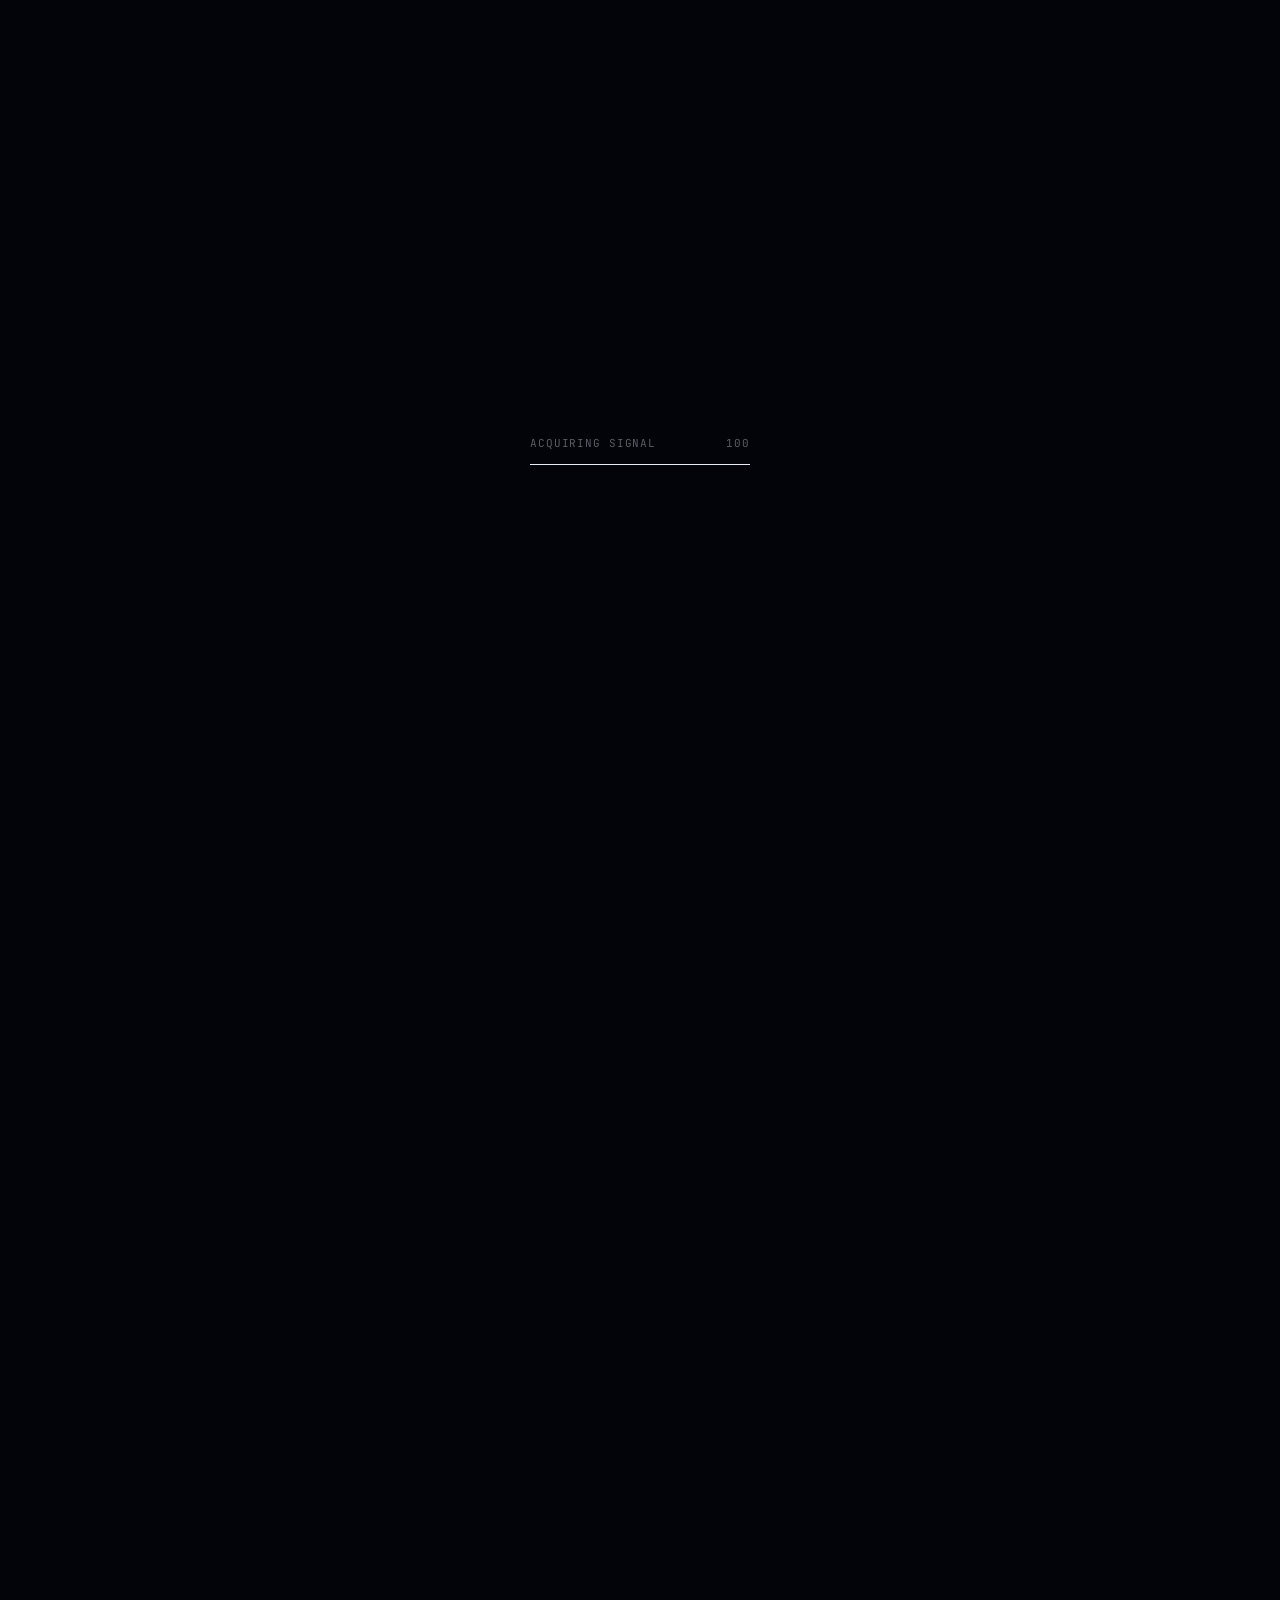
<file: index.html>
<!DOCTYPE html><!--fQrtEwC_N065IqwoQ9Exv--><html lang="en"><head><meta charSet="utf-8"/><meta name="viewport" content="width=device-width, initial-scale=1"/><link rel="stylesheet" href="/_next/static/css/17dbe1c64a301286.css" data-precedence="next"/><link rel="preload" as="script" fetchPriority="low" href="/_next/static/chunks/webpack-2b081d3f1fd28ef7.js"/><script src="/_next/static/chunks/4bd1b696-c023c6e3521b1417.js" async=""></script><script src="/_next/static/chunks/255-1f92380adbc6ec99.js" async=""></script><script src="/_next/static/chunks/main-app-9f18e70a822b09b6.js" async=""></script><script src="/_next/static/chunks/619-ba102abea3e3d0e4.js" async=""></script><script src="/_next/static/chunks/app/layout-1aa6e450c7dbcd12.js" async=""></script><script src="/_next/static/chunks/c15bf2b0-2ece6baba74be594.js" async=""></script><script src="/_next/static/chunks/422-f0dbacd62962daf4.js" async=""></script><script src="/_next/static/chunks/380-6ea7482dc44064b9.js" async=""></script><script src="/_next/static/chunks/app/page-c20526d536d51740.js" async=""></script><meta name="theme-color" content="#02040a"/><title>Orbita: every satellite, live</title><meta name="description" content="Track every satellite in real time, see when the ISS passes over you, follow rocket launches, aurora forecasts and live Earth events. Built on open data."/><link rel="icon" href="/icon.svg?07bf6258003fd38a" type="image/svg+xml" sizes="any"/><link rel="apple-touch-icon" href="/apple-icon.png?7054b3dcd10d2632" type="image/png" sizes="180x180"/><script src="/_next/static/chunks/polyfills-42372ed130431b0a.js" noModule=""></script></head><body><div hidden=""><!--$--><!--/$--></div><header class="site-header"><a class="wordmark" aria-label="Orbita home" href="/">ORBITA</a><nav class="site-nav mono" aria-label="Primary"><a aria-current="page" href="/">Overview</a><a href="/track/">Track</a><a href="/launches/">Launches</a><a href="/aurora/">Aurora</a><a href="/earth/">Earth</a></nav><span class="site-clock mono tabular"> </span></header><div class="loader" data-done="false" aria-hidden="false"><div class="loader-inner mono"><div class="loader-row"><span>Acquiring signal</span><span class="tabular">000</span></div><div class="loader-track"><div class="loader-fill" style="transform:scaleX(0)"></div></div></div></div><div class="stage"><canvas class="sequence" aria-label="The International Space Station over Earth"></canvas><div class="sequence-label" style="opacity:0"><div class="hotspot" data-side="left" data-v="up"><span class="hotspot-ring"></span><span class="hotspot-leader"></span><div class="hotspot-copy"><strong>Solar arrays</strong><span>Turn to track the Sun</span></div></div></div><div class="sequence-label" style="opacity:0"><div class="hotspot" data-side="right" data-v="down"><span class="hotspot-ring"></span><span class="hotspot-leader"></span><div class="hotspot-copy"><strong>Cupola</strong><span>Seven-window observatory</span></div></div></div><div class="sequence-label" style="opacity:0"><div class="hotspot" data-side="right" data-v="up"><span class="hotspot-ring"></span><span class="hotspot-leader"></span><div class="hotspot-copy"><strong>Kibō</strong><span>Japan’s laboratory module</span></div></div></div></div><div class="story" style="visibility:hidden"><section class="chapter hero"><h1 class="hero-title"><span class="line"><span>Every satellite<span class="punct">.</span></span></span><span class="line"><span>Right now<span class="punct">.</span></span></span></h1><div class="hero-foot"><p>A live view of everything humanity has in orbit, built entirely on open data from CelesTrak, NASA and NOAA.</p><span class="mono tabular">Tracking live</span><span class="mono">Scroll to explore</span></div></section><section class="chapter" data-align="left"><div class="chapter-copy" data-reveal="true"><div class="chapter-meta mono"><b>02</b><span><i class="live-dot" aria-hidden="true"></i> ISS · live</span></div><h2>Seven people live up there.</h2><p>Crewed without a break since November 2000, circling the planet at 7.66 km every second.</p><dl class="readout"><div><dt class="mono">Position</dt><dd class="tabular">–</dd></div><div><dt class="mono">Altitude</dt><dd class="tabular">–</dd></div></dl><div class="see-it"><button class="button">When can I see it?<!-- --> <span aria-hidden="true">→</span></button></div></div></section><section class="chapter" data-align="right"><div class="chapter-copy" data-reveal="true"><div class="chapter-meta mono"><b>03</b><span>Orbit</span></div><h2>Sixteen sunsets a day.</h2><p>One lap of the planet takes 92 minutes, so the crew crosses into night every 46.</p><dl class="readout"><div><dt class="mono">Next sunset on board</dt><dd class="tabular big">–</dd></div></dl></div></section><section class="chapter" data-align="right"><div class="chapter-copy" data-reveal="true"><div class="chapter-meta mono"><b>04</b><span>Everything in orbit</span></div><h2>It’s getting crowded up there.</h2><p>Every dot is a real object we track today<!-- -->.</p><dl class="readout"><div><dt class="mono">Tracked today</dt><dd class="tabular">–</dd></div><div><dt class="mono">Next launch</dt><dd class="tabular">–</dd></div></dl></div></section><section class="chapter closing"><div class="closing-inner" data-reveal="true"><div class="chapter-meta mono"><b>05</b><span>Explore</span></div><h2>Look up.</h2><div class="closing-actions mono"><a class="button" href="/track/">Open the live tracker <span aria-hidden="true">→</span></a><a class="button" data-variant="ghost" href="/launches/">Launch schedule</a><a class="button" data-variant="ghost" href="/aurora/">Aurora forecast</a></div></div></section></div><div class="story-hud mono"><span class="tabular">01<!-- --> / <!-- -->05</span><ol><li data-active="true">Orbit</li><li data-active="false">The ISS</li><li data-active="false">16 sunsets</li><li data-active="false">Everything</li><li data-active="false">Explore</li></ol><div class="progress"><i></i></div></div><!--$--><!--/$--><script src="/_next/static/chunks/webpack-2b081d3f1fd28ef7.js" id="_R_" async=""></script><script>(self.__next_f=self.__next_f||[]).push([0])</script><script>self.__next_f.push([1,"1:\"$Sreact.fragment\"\n2:I[3338,[\"619\",\"static/chunks/619-ba102abea3e3d0e4.js\",\"177\",\"static/chunks/app/layout-1aa6e450c7dbcd12.js\"],\"SiteHeader\"]\n3:I[9766,[],\"\"]\n4:I[8924,[],\"\"]\n5:I[7605,[\"592\",\"static/chunks/c15bf2b0-2ece6baba74be594.js\",\"422\",\"static/chunks/422-f0dbacd62962daf4.js\",\"619\",\"static/chunks/619-ba102abea3e3d0e4.js\",\"380\",\"static/chunks/380-6ea7482dc44064b9.js\",\"974\",\"static/chunks/app/page-c20526d536d51740.js\"],\"StoryExperience\"]\n6:I[4431,[],\"OutletBoundary\"]\n8:I[5278,[],\"AsyncMetadataOutlet\"]\na:I[4431,[],\"ViewportBoundary\"]\nc:I[4431,[],\"MetadataBoundary\"]\nd:\"$Sreact.suspense\"\nf:I[7150,[],\"\"]\n:HL[\"/_next/static/css/17dbe1c64a301286.css\",\"style\"]\n"])</script><script>self.__next_f.push([1,"0:{\"P\":null,\"b\":\"fQrtEwC_N065IqwoQ9Exv\",\"p\":\"\",\"c\":[\"\",\"\"],\"i\":false,\"f\":[[[\"\",{\"children\":[\"__PAGE__\",{}]},\"$undefined\",\"$undefined\",true],[\"\",[\"$\",\"$1\",\"c\",{\"children\":[[[\"$\",\"link\",\"0\",{\"rel\":\"stylesheet\",\"href\":\"/_next/static/css/17dbe1c64a301286.css\",\"precedence\":\"next\",\"crossOrigin\":\"$undefined\",\"nonce\":\"$undefined\"}]],[\"$\",\"html\",null,{\"lang\":\"en\",\"children\":[\"$\",\"body\",null,{\"children\":[[\"$\",\"$L2\",null,{}],[\"$\",\"$L3\",null,{\"parallelRouterKey\":\"children\",\"error\":\"$undefined\",\"errorStyles\":\"$undefined\",\"errorScripts\":\"$undefined\",\"template\":[\"$\",\"$L4\",null,{}],\"templateStyles\":\"$undefined\",\"templateScripts\":\"$undefined\",\"notFound\":[[[\"$\",\"title\",null,{\"children\":\"404: This page could not be found.\"}],[\"$\",\"div\",null,{\"style\":{\"fontFamily\":\"system-ui,\\\"Segoe UI\\\",Roboto,Helvetica,Arial,sans-serif,\\\"Apple Color Emoji\\\",\\\"Segoe UI Emoji\\\"\",\"height\":\"100vh\",\"textAlign\":\"center\",\"display\":\"flex\",\"flexDirection\":\"column\",\"alignItems\":\"center\",\"justifyContent\":\"center\"},\"children\":[\"$\",\"div\",null,{\"children\":[[\"$\",\"style\",null,{\"dangerouslySetInnerHTML\":{\"__html\":\"body{color:#000;background:#fff;margin:0}.next-error-h1{border-right:1px solid rgba(0,0,0,.3)}@media (prefers-color-scheme:dark){body{color:#fff;background:#000}.next-error-h1{border-right:1px solid rgba(255,255,255,.3)}}\"}}],[\"$\",\"h1\",null,{\"className\":\"next-error-h1\",\"style\":{\"display\":\"inline-block\",\"margin\":\"0 20px 0 0\",\"padding\":\"0 23px 0 0\",\"fontSize\":24,\"fontWeight\":500,\"verticalAlign\":\"top\",\"lineHeight\":\"49px\"},\"children\":404}],[\"$\",\"div\",null,{\"style\":{\"display\":\"inline-block\"},\"children\":[\"$\",\"h2\",null,{\"style\":{\"fontSize\":14,\"fontWeight\":400,\"lineHeight\":\"49px\",\"margin\":0},\"children\":\"This page could not be found.\"}]}]]}]}]],[]],\"forbidden\":\"$undefined\",\"unauthorized\":\"$undefined\"}]]}]}]]}],{\"children\":[\"__PAGE__\",[\"$\",\"$1\",\"c\",{\"children\":[[\"$\",\"$L5\",null,{}],null,[\"$\",\"$L6\",null,{\"children\":[\"$L7\",[\"$\",\"$L8\",null,{\"promise\":\"$@9\"}]]}]]}],{},null,false]},null,false],[\"$\",\"$1\",\"h\",{\"children\":[null,[[\"$\",\"$La\",null,{\"children\":\"$Lb\"}],null],[\"$\",\"$Lc\",null,{\"children\":[\"$\",\"div\",null,{\"hidden\":true,\"children\":[\"$\",\"$d\",null,{\"fallback\":null,\"children\":\"$Le\"}]}]}]]}],false]],\"m\":\"$undefined\",\"G\":[\"$f\",[]],\"s\":false,\"S\":true}\n"])</script><script>self.__next_f.push([1,"b:[[\"$\",\"meta\",\"0\",{\"charSet\":\"utf-8\"}],[\"$\",\"meta\",\"1\",{\"name\":\"viewport\",\"content\":\"width=device-width, initial-scale=1\"}],[\"$\",\"meta\",\"2\",{\"name\":\"theme-color\",\"content\":\"#02040a\"}]]\n7:null\n"])</script><script>self.__next_f.push([1,"10:I[622,[],\"IconMark\"]\n9:{\"metadata\":[[\"$\",\"title\",\"0\",{\"children\":\"Orbita: every satellite, live\"}],[\"$\",\"meta\",\"1\",{\"name\":\"description\",\"content\":\"Track every satellite in real time, see when the ISS passes over you, follow rocket launches, aurora forecasts and live Earth events. Built on open data.\"}],[\"$\",\"link\",\"2\",{\"rel\":\"icon\",\"href\":\"/icon.svg?07bf6258003fd38a\",\"type\":\"image/svg+xml\",\"sizes\":\"any\"}],[\"$\",\"link\",\"3\",{\"rel\":\"apple-touch-icon\",\"href\":\"/apple-icon.png?7054b3dcd10d2632\",\"type\":\"image/png\",\"sizes\":\"180x180\"}],[\"$\",\"$L10\",\"4\",{}]],\"error\":null,\"digest\":\"$undefined\"}\n"])</script><script>self.__next_f.push([1,"e:\"$9:metadata\"\n"])</script></body></html>
</file>
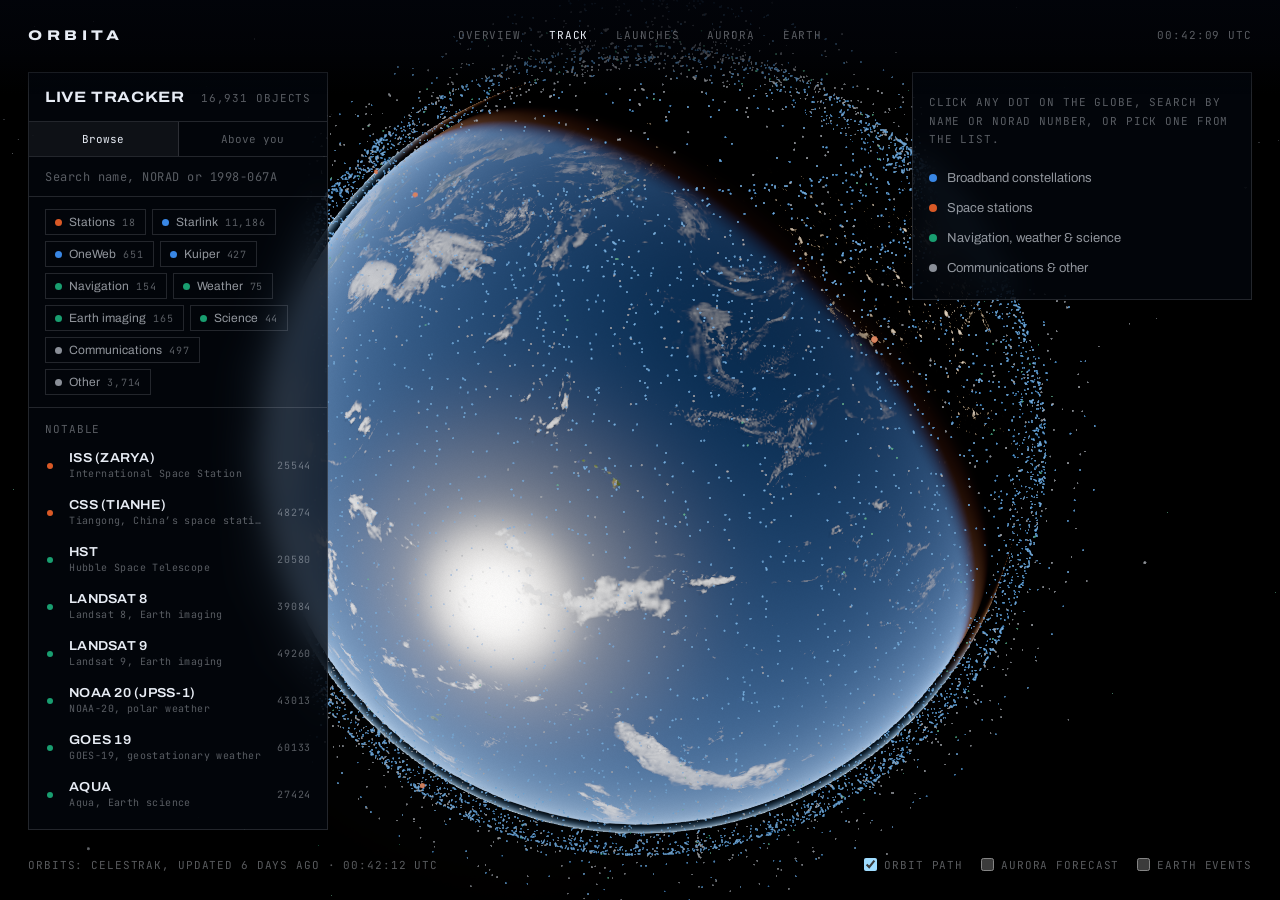
<file: track/index.html>
<!DOCTYPE html><!--fQrtEwC_N065IqwoQ9Exv--><html lang="en"><head><meta charSet="utf-8"/><meta name="viewport" content="width=device-width, initial-scale=1"/><link rel="stylesheet" href="/_next/static/css/17dbe1c64a301286.css" data-precedence="next"/><link rel="preload" as="script" fetchPriority="low" href="/_next/static/chunks/webpack-2b081d3f1fd28ef7.js"/><script src="/_next/static/chunks/4bd1b696-c023c6e3521b1417.js" async=""></script><script src="/_next/static/chunks/255-1f92380adbc6ec99.js" async=""></script><script src="/_next/static/chunks/main-app-9f18e70a822b09b6.js" async=""></script><script src="/_next/static/chunks/619-ba102abea3e3d0e4.js" async=""></script><script src="/_next/static/chunks/app/layout-1aa6e450c7dbcd12.js" async=""></script><script src="/_next/static/chunks/b536a0f1-ca93ca66ddf3651d.js" async=""></script><script src="/_next/static/chunks/422-f0dbacd62962daf4.js" async=""></script><script src="/_next/static/chunks/app/track/page-eda00e3ae018ca59.js" async=""></script><meta name="theme-color" content="#02040a"/><title>Live satellite tracker · Orbita</title><meta name="description" content="Every tracked satellite in real time, with pass predictions for your location."/><link rel="icon" href="/icon.svg?07bf6258003fd38a" type="image/svg+xml" sizes="any"/><link rel="apple-touch-icon" href="/apple-icon.png?7054b3dcd10d2632" type="image/png" sizes="180x180"/><script src="/_next/static/chunks/polyfills-42372ed130431b0a.js" noModule=""></script></head><body><div hidden=""><!--$--><!--/$--></div><header class="site-header"><a class="wordmark" aria-label="Orbita home" href="/">ORBITA</a><nav class="site-nav mono" aria-label="Primary"><a href="/">Overview</a><a aria-current="page" href="/track/">Track</a><a href="/launches/">Launches</a><a href="/aurora/">Aurora</a><a href="/earth/">Earth</a></nav><span class="site-clock mono tabular"> </span></header><div class="loader" data-done="false" aria-hidden="false"><div class="loader-inner mono"><div class="loader-row"><span>Acquiring signal</span><span class="tabular">000</span></div><div class="loader-track"><div class="loader-fill" style="transform:scaleX(0)"></div></div></div></div><main class="console"><aside class="rail" aria-label="Satellites"><div class="rail-head"><h1>Live tracker</h1><span class="mono tabular">…</span></div><div class="filters mono" role="tablist"><button role="tab" aria-selected="true">Browse</button><button role="tab" aria-selected="false">Above you</button></div></aside><section class="inspector" aria-live="polite"><div class="inspector-empty"><p class="mono">Click any dot on the globe, search by name or NORAD number, or pick one from the list.</p><div class="legend"><div class="legend-row"><i style="background:#3987e5"></i><span>Broadband constellations</span></div><div class="legend-row"><i style="background:#d95926"></i><span>Space stations</span></div><div class="legend-row"><i style="background:#199e70"></i><span>Navigation, weather &amp; science</span></div><div class="legend-row"><i style="background:#8a8f98"></i><span>Communications &amp; other</span></div></div></div></section><footer class="timebar mono"><span class="tabular">Loading orbital data…<!-- --> · <!-- --> </span><span class="layer-toggles"><label><input type="checkbox" checked=""/>Orbit path</label><label><input type="checkbox"/>Aurora forecast</label><label><input type="checkbox"/>Earth events</label></span></footer></main><!--$--><!--/$--><script src="/_next/static/chunks/webpack-2b081d3f1fd28ef7.js" id="_R_" async=""></script><script>(self.__next_f=self.__next_f||[]).push([0])</script><script>self.__next_f.push([1,"1:\"$Sreact.fragment\"\n2:I[3338,[\"619\",\"static/chunks/619-ba102abea3e3d0e4.js\",\"177\",\"static/chunks/app/layout-1aa6e450c7dbcd12.js\"],\"SiteHeader\"]\n3:I[9766,[],\"\"]\n4:I[8924,[],\"\"]\n5:I[9923,[\"367\",\"static/chunks/b536a0f1-ca93ca66ddf3651d.js\",\"422\",\"static/chunks/422-f0dbacd62962daf4.js\",\"970\",\"static/chunks/app/track/page-eda00e3ae018ca59.js\"],\"TrackApp\"]\n6:I[4431,[],\"OutletBoundary\"]\n8:I[5278,[],\"AsyncMetadataOutlet\"]\na:I[4431,[],\"ViewportBoundary\"]\nc:I[4431,[],\"MetadataBoundary\"]\nd:\"$Sreact.suspense\"\nf:I[7150,[],\"\"]\n:HL[\"/_next/static/css/17dbe1c64a301286.css\",\"style\"]\n"])</script><script>self.__next_f.push([1,"0:{\"P\":null,\"b\":\"fQrtEwC_N065IqwoQ9Exv\",\"p\":\"\",\"c\":[\"\",\"track\",\"\"],\"i\":false,\"f\":[[[\"\",{\"children\":[\"track\",{\"children\":[\"__PAGE__\",{}]}]},\"$undefined\",\"$undefined\",true],[\"\",[\"$\",\"$1\",\"c\",{\"children\":[[[\"$\",\"link\",\"0\",{\"rel\":\"stylesheet\",\"href\":\"/_next/static/css/17dbe1c64a301286.css\",\"precedence\":\"next\",\"crossOrigin\":\"$undefined\",\"nonce\":\"$undefined\"}]],[\"$\",\"html\",null,{\"lang\":\"en\",\"children\":[\"$\",\"body\",null,{\"children\":[[\"$\",\"$L2\",null,{}],[\"$\",\"$L3\",null,{\"parallelRouterKey\":\"children\",\"error\":\"$undefined\",\"errorStyles\":\"$undefined\",\"errorScripts\":\"$undefined\",\"template\":[\"$\",\"$L4\",null,{}],\"templateStyles\":\"$undefined\",\"templateScripts\":\"$undefined\",\"notFound\":[[[\"$\",\"title\",null,{\"children\":\"404: This page could not be found.\"}],[\"$\",\"div\",null,{\"style\":{\"fontFamily\":\"system-ui,\\\"Segoe UI\\\",Roboto,Helvetica,Arial,sans-serif,\\\"Apple Color Emoji\\\",\\\"Segoe UI Emoji\\\"\",\"height\":\"100vh\",\"textAlign\":\"center\",\"display\":\"flex\",\"flexDirection\":\"column\",\"alignItems\":\"center\",\"justifyContent\":\"center\"},\"children\":[\"$\",\"div\",null,{\"children\":[[\"$\",\"style\",null,{\"dangerouslySetInnerHTML\":{\"__html\":\"body{color:#000;background:#fff;margin:0}.next-error-h1{border-right:1px solid rgba(0,0,0,.3)}@media (prefers-color-scheme:dark){body{color:#fff;background:#000}.next-error-h1{border-right:1px solid rgba(255,255,255,.3)}}\"}}],[\"$\",\"h1\",null,{\"className\":\"next-error-h1\",\"style\":{\"display\":\"inline-block\",\"margin\":\"0 20px 0 0\",\"padding\":\"0 23px 0 0\",\"fontSize\":24,\"fontWeight\":500,\"verticalAlign\":\"top\",\"lineHeight\":\"49px\"},\"children\":404}],[\"$\",\"div\",null,{\"style\":{\"display\":\"inline-block\"},\"children\":[\"$\",\"h2\",null,{\"style\":{\"fontSize\":14,\"fontWeight\":400,\"lineHeight\":\"49px\",\"margin\":0},\"children\":\"This page could not be found.\"}]}]]}]}]],[]],\"forbidden\":\"$undefined\",\"unauthorized\":\"$undefined\"}]]}]}]]}],{\"children\":[\"track\",[\"$\",\"$1\",\"c\",{\"children\":[null,[\"$\",\"$L3\",null,{\"parallelRouterKey\":\"children\",\"error\":\"$undefined\",\"errorStyles\":\"$undefined\",\"errorScripts\":\"$undefined\",\"template\":[\"$\",\"$L4\",null,{}],\"templateStyles\":\"$undefined\",\"templateScripts\":\"$undefined\",\"notFound\":\"$undefined\",\"forbidden\":\"$undefined\",\"unauthorized\":\"$undefined\"}]]}],{\"children\":[\"__PAGE__\",[\"$\",\"$1\",\"c\",{\"children\":[[\"$\",\"$L5\",null,{}],null,[\"$\",\"$L6\",null,{\"children\":[\"$L7\",[\"$\",\"$L8\",null,{\"promise\":\"$@9\"}]]}]]}],{},null,false]},null,false]},null,false],[\"$\",\"$1\",\"h\",{\"children\":[null,[[\"$\",\"$La\",null,{\"children\":\"$Lb\"}],null],[\"$\",\"$Lc\",null,{\"children\":[\"$\",\"div\",null,{\"hidden\":true,\"children\":[\"$\",\"$d\",null,{\"fallback\":null,\"children\":\"$Le\"}]}]}]]}],false]],\"m\":\"$undefined\",\"G\":[\"$f\",[]],\"s\":false,\"S\":true}\n"])</script><script>self.__next_f.push([1,"b:[[\"$\",\"meta\",\"0\",{\"charSet\":\"utf-8\"}],[\"$\",\"meta\",\"1\",{\"name\":\"viewport\",\"content\":\"width=device-width, initial-scale=1\"}],[\"$\",\"meta\",\"2\",{\"name\":\"theme-color\",\"content\":\"#02040a\"}]]\n7:null\n"])</script><script>self.__next_f.push([1,"10:I[622,[],\"IconMark\"]\n9:{\"metadata\":[[\"$\",\"title\",\"0\",{\"children\":\"Live satellite tracker · Orbita\"}],[\"$\",\"meta\",\"1\",{\"name\":\"description\",\"content\":\"Every tracked satellite in real time, with pass predictions for your location.\"}],[\"$\",\"link\",\"2\",{\"rel\":\"icon\",\"href\":\"/icon.svg?07bf6258003fd38a\",\"type\":\"image/svg+xml\",\"sizes\":\"any\"}],[\"$\",\"link\",\"3\",{\"rel\":\"apple-touch-icon\",\"href\":\"/apple-icon.png?7054b3dcd10d2632\",\"type\":\"image/png\",\"sizes\":\"180x180\"}],[\"$\",\"$L10\",\"4\",{}]],\"error\":null,\"digest\":\"$undefined\"}\n"])</script><script>self.__next_f.push([1,"e:\"$9:metadata\"\n"])</script></body></html>
</file>
<file: _next/static/css/17dbe1c64a301286.css>
@font-face{font-family:Archivo Variable;font-style:normal;font-display:swap;font-weight:100 900;font-stretch:62% 125%;src:url(/_next/static/media/archivo-vietnamese-wdth-normal.4a04442c.woff2) format("woff2-variations");unicode-range:u+0102-0103,u+0110-0111,u+0128-0129,u+0168-0169,u+01a0-01a1,u+01af-01b0,u+0300-0301,u+0303-0304,u+0308-0309,u+0323,u+0329,u+1ea0-1ef9,u+20ab}@font-face{font-family:Archivo Variable;font-style:normal;font-display:swap;font-weight:100 900;font-stretch:62% 125%;src:url(/_next/static/media/archivo-latin-ext-wdth-normal.33cc89f0.woff2) format("woff2-variations");unicode-range:u+0100-02ba,u+02bd-02c5,u+02c7-02cc,u+02ce-02d7,u+02dd-02ff,u+0304,u+0308,u+0329,u+1d00-1dbf,u+1e00-1e9f,u+1ef2-1eff,u+2020,u+20a0-20ab,u+20ad-20c0,u+2113,u+2c60-2c7f,u+a720-a7ff}@font-face{font-family:Archivo Variable;font-style:normal;font-display:swap;font-weight:100 900;font-stretch:62% 125%;src:url(/_next/static/media/archivo-latin-wdth-normal.8eca89c0.woff2) format("woff2-variations");unicode-range:u+00??,u+0131,u+0152-0153,u+02bb-02bc,u+02c6,u+02da,u+02dc,u+0304,u+0308,u+0329,u+2000-206f,u+20ac,u+2122,u+2191,u+2193,u+2212,u+2215,u+feff,u+fffd}@font-face{font-family:JetBrains Mono;font-style:normal;font-display:swap;font-weight:400;src:url(/_next/static/media/jetbrains-mono-cyrillic-ext-400-normal.17d05b18.woff2) format("woff2"),url(/_next/static/media/jetbrains-mono-cyrillic-ext-400-normal.7daf4077.woff) format("woff");unicode-range:u+0460-052f,u+1c80-1c8a,u+20b4,u+2de0-2dff,u+a640-a69f,u+fe2e-fe2f}@font-face{font-family:JetBrains Mono;font-style:normal;font-display:swap;font-weight:400;src:url(/_next/static/media/jetbrains-mono-cyrillic-400-normal.17524150.woff2) format("woff2"),url(/_next/static/media/jetbrains-mono-cyrillic-400-normal.29859c59.woff) format("woff");unicode-range:u+0301,u+0400-045f,u+0490-0491,u+04b0-04b1,u+2116}@font-face{font-family:JetBrains Mono;font-style:normal;font-display:swap;font-weight:400;src:url(/_next/static/media/jetbrains-mono-greek-400-normal.77d339c7.woff2) format("woff2"),url(/_next/static/media/jetbrains-mono-greek-400-normal.4a5b0cb1.woff) format("woff");unicode-range:u+0370-0377,u+037a-037f,u+0384-038a,u+038c,u+038e-03a1,u+03a3-03ff}@font-face{font-family:JetBrains Mono;font-style:normal;font-display:swap;font-weight:400;src:url(/_next/static/media/jetbrains-mono-vietnamese-400-normal.553f85d1.woff2) format("woff2"),url(/_next/static/media/jetbrains-mono-vietnamese-400-normal.fd17702b.woff) format("woff");unicode-range:u+0102-0103,u+0110-0111,u+0128-0129,u+0168-0169,u+01a0-01a1,u+01af-01b0,u+0300-0301,u+0303-0304,u+0308-0309,u+0323,u+0329,u+1ea0-1ef9,u+20ab}@font-face{font-family:JetBrains Mono;font-style:normal;font-display:swap;font-weight:400;src:url(/_next/static/media/jetbrains-mono-latin-ext-400-normal.4d63b447.woff2) format("woff2"),url(/_next/static/media/jetbrains-mono-latin-ext-400-normal.ef62d646.woff) format("woff");unicode-range:u+0100-02ba,u+02bd-02c5,u+02c7-02cc,u+02ce-02d7,u+02dd-02ff,u+0304,u+0308,u+0329,u+1d00-1dbf,u+1e00-1e9f,u+1ef2-1eff,u+2020,u+20a0-20ab,u+20ad-20c0,u+2113,u+2c60-2c7f,u+a720-a7ff}@font-face{font-family:JetBrains Mono;font-style:normal;font-display:swap;font-weight:400;src:url(/_next/static/media/jetbrains-mono-latin-400-normal.db9d659a.woff2) format("woff2"),url(/_next/static/media/jetbrains-mono-latin-400-normal.b0c7be19.woff) format("woff");unicode-range:u+00??,u+0131,u+0152-0153,u+02bb-02bc,u+02c6,u+02da,u+02dc,u+0304,u+0308,u+0329,u+2000-206f,u+20ac,u+2122,u+2191,u+2193,u+2212,u+2215,u+feff,u+fffd}@font-face{font-family:JetBrains Mono;font-style:normal;font-display:swap;font-weight:500;src:url(/_next/static/media/jetbrains-mono-cyrillic-ext-500-normal.d9de1144.woff2) format("woff2"),url(/_next/static/media/jetbrains-mono-cyrillic-ext-500-normal.02ec8c39.woff) format("woff");unicode-range:u+0460-052f,u+1c80-1c8a,u+20b4,u+2de0-2dff,u+a640-a69f,u+fe2e-fe2f}@font-face{font-family:JetBrains Mono;font-style:normal;font-display:swap;font-weight:500;src:url(/_next/static/media/jetbrains-mono-cyrillic-500-normal.ae6258df.woff2) format("woff2"),url(/_next/static/media/jetbrains-mono-cyrillic-500-normal.00657183.woff) format("woff");unicode-range:u+0301,u+0400-045f,u+0490-0491,u+04b0-04b1,u+2116}@font-face{font-family:JetBrains Mono;font-style:normal;font-display:swap;font-weight:500;src:url(/_next/static/media/jetbrains-mono-greek-500-normal.89c6cba8.woff2) format("woff2"),url(/_next/static/media/jetbrains-mono-greek-500-normal.96a101cf.woff) format("woff");unicode-range:u+0370-0377,u+037a-037f,u+0384-038a,u+038c,u+038e-03a1,u+03a3-03ff}@font-face{font-family:JetBrains Mono;font-style:normal;font-display:swap;font-weight:500;src:url(/_next/static/media/jetbrains-mono-vietnamese-500-normal.3bbdce79.woff2) format("woff2"),url(/_next/static/media/jetbrains-mono-vietnamese-500-normal.5b6505bb.woff) format("woff");unicode-range:u+0102-0103,u+0110-0111,u+0128-0129,u+0168-0169,u+01a0-01a1,u+01af-01b0,u+0300-0301,u+0303-0304,u+0308-0309,u+0323,u+0329,u+1ea0-1ef9,u+20ab}@font-face{font-family:JetBrains Mono;font-style:normal;font-display:swap;font-weight:500;src:url(/_next/static/media/jetbrains-mono-latin-ext-500-normal.b7bedb53.woff2) format("woff2"),url(/_next/static/media/jetbrains-mono-latin-ext-500-normal.d0559b71.woff) format("woff");unicode-range:u+0100-02ba,u+02bd-02c5,u+02c7-02cc,u+02ce-02d7,u+02dd-02ff,u+0304,u+0308,u+0329,u+1d00-1dbf,u+1e00-1e9f,u+1ef2-1eff,u+2020,u+20a0-20ab,u+20ad-20c0,u+2113,u+2c60-2c7f,u+a720-a7ff}@font-face{font-family:JetBrains Mono;font-style:normal;font-display:swap;font-weight:500;src:url(/_next/static/media/jetbrains-mono-latin-500-normal.af2e87f5.woff2) format("woff2"),url(/_next/static/media/jetbrains-mono-latin-500-normal.24c9023a.woff) format("woff");unicode-range:u+00??,u+0131,u+0152-0153,u+02bb-02bc,u+02c6,u+02da,u+02dc,u+0304,u+0308,u+0329,u+2000-206f,u+20ac,u+2122,u+2191,u+2193,u+2212,u+2215,u+feff,u+fffd}html.lenis,html.lenis body{height:auto}.lenis:not(.lenis-autoToggle).lenis-stopped{overflow:clip}.lenis [data-lenis-prevent-touch],.lenis [data-lenis-prevent-wheel],.lenis [data-lenis-prevent]{overscroll-behavior:contain}.lenis.lenis-smooth iframe{pointer-events:none}.lenis.lenis-autoToggle{transition-property:overflow;transition-duration:1ms;transition-behavior:allow-discrete}:root{--bg:#02040a;--fg:#e8edf5;--fg-2:rgb(232 237 245/0.62);--fg-3:rgb(232 237 245/0.38);--rule:rgb(232 237 245/0.14);--rule-strong:rgb(232 237 245/0.32);--signal:#9fdcff;--warn:#ffb547;--alert:#ff5a4f;--panel:rgb(4 7 14/0.72);--font-display:"Archivo Variable",system-ui,sans-serif;--font-mono:"JetBrains Mono",ui-monospace,monospace;--gutter:clamp(16px,2.2vw,32px);--ease-out:cubic-bezier(0.16,1,0.3,1)}*{box-sizing:border-box;margin:0;padding:0}html{color-scheme:dark;overflow-x:clip}body,html{background:var(--bg)}body{color:var(--fg);font-family:var(--font-display);font-variation-settings:"wdth" 100;-webkit-font-smoothing:antialiased;text-rendering:optimizeLegibility}a{text-decoration:none}a,button{color:inherit}button{font:inherit;background:none;border:0;cursor:pointer}::selection{background:var(--signal);color:var(--bg)}.mono{font-family:var(--font-mono);font-size:11px;font-weight:400;letter-spacing:.08em;text-transform:uppercase}.tabular{font-feature-settings:"tnum";font-variant-numeric:tabular-nums}.site-header{position:fixed;inset:0 0 auto 0;z-index:40;display:grid;grid-template-columns:1fr auto 1fr;align-items:center;padding:20px var(--gutter);pointer-events:none}.site-header>*{pointer-events:auto}.site-header:before{content:"";position:absolute;inset:0 0 -24px 0;z-index:-1;background:linear-gradient(rgb(2 4 10/.92),rgb(2 4 10/.6) 55%,transparent);pointer-events:none}.wordmark{font-weight:800;font-variation-settings:"wdth" 125;font-size:14px;letter-spacing:.32em}.site-nav{display:flex;gap:4px}.site-nav a{padding:8px 12px;color:var(--fg-3);transition:color .3s var(--ease-out)}.site-nav a:hover{color:var(--fg-2)}.site-nav a[aria-current=page]{color:var(--fg)}.site-clock{justify-self:end;color:var(--fg-3)}.loader{position:fixed;inset:0;z-index:100;display:grid;place-items:center;background:var(--bg);transition:opacity .9s var(--ease-out),visibility .9s}.loader[data-done=true]{opacity:0;visibility:hidden}.loader-inner{display:grid;grid-gap:14px;gap:14px;width:220px}.loader-row{display:flex;justify-content:space-between;color:var(--fg-3)}.loader-track{height:1px;background:var(--rule)}.loader-fill{height:100%;background:var(--fg);transform-origin:left;transition:transform .3s linear}.stage{position:fixed;inset:0;z-index:0;overflow:hidden}.sequence{display:block;width:100%;height:100%;background:#000}.sequence-label{position:absolute;left:0;top:0;z-index:1;pointer-events:none;will-change:transform,opacity}.story{z-index:2}.chapter,.story{position:relative}.chapter{min-height:100svh;display:grid;grid-template-columns:repeat(12,1fr);grid-column-gap:var(--gutter);column-gap:var(--gutter);align-items:center;padding:0 var(--gutter)}.chapter-copy{grid-column:1/span 4;position:relative}.chapter-copy:before{content:"";position:absolute;inset:-12vh -8vw;z-index:-1;background:radial-gradient(closest-side,rgb(2 4 10/.62),transparent);pointer-events:none}.chapter[data-align=right] .chapter-copy{grid-column:9/span 4}.chapter-meta{display:flex;justify-content:space-between;padding-bottom:14px;margin-bottom:28px;border-bottom:1px solid var(--rule);color:var(--fg-3)}.chapter-meta b{color:var(--signal);font-weight:500}.chapter h2{font-size:clamp(34px,3.6vw,58px);font-weight:760;font-variation-settings:"wdth" 112;line-height:.98;letter-spacing:-.015em}.chapter p{margin-top:22px;max-width:38ch;color:var(--fg-2);font-size:15px;line-height:1.6}.spec{margin-top:36px;display:grid;grid-template-columns:1fr 1fr;border-top:1px solid var(--rule)}.spec div{padding:14px 0;border-bottom:1px solid var(--rule)}.spec dt{color:var(--fg-3)}.spec dd{margin-top:6px;font-size:22px;font-weight:600;font-variation-settings:"wdth" 110}.readout{margin-top:32px;display:grid;grid-template-columns:1fr 1fr;border-top:1px solid var(--rule)}.readout div{padding:14px 0;border-bottom:1px solid var(--rule)}.readout div:only-child{grid-column:1/-1}.readout dt{color:var(--fg-3)}.readout dd{margin-top:6px;font-size:20px;font-weight:600;font-variation-settings:"wdth" 110;white-space:pre}.readout dd.big{font-size:clamp(34px,3.4vw,52px);font-weight:700;letter-spacing:-.01em}.readout-note{display:inline-block;margin-top:8px;color:var(--fg-3);transition:color .3s var(--ease-out)}a.readout-note:hover{color:var(--fg)}.chapter-meta span{display:inline-flex;align-items:center;gap:8px}.live-dot{width:6px;height:6px;border-radius:50%;background:var(--signal);animation:live-pulse 2.4s ease-in-out infinite}@keyframes live-pulse{50%{opacity:.3}}@media (prefers-reduced-motion:reduce){.live-dot{animation:none}}.see-it{margin-top:24px}.see-it .button[disabled]{opacity:.6;cursor:progress}.see-it-head{color:var(--signal)}.chapter .see-it-when{margin-top:8px;font-size:22px;font-weight:650;color:var(--fg)}.chapter .readout-note,.chapter .see-it-head{margin-top:8px;font-size:11px}.see-it-when span{font-size:14px;font-weight:400;color:var(--fg-2)}.hero{align-content:end;padding-bottom:96px}.hero-title{grid-column:1/-1;font-weight:860;font-variation-settings:"wdth" 125;font-size:clamp(30px,6.1vw,124px);line-height:.84;letter-spacing:-.035em;text-transform:uppercase}.hero-title .line{display:block;overflow:hidden;padding-bottom:.04em}.hero-title .line>span{display:inline-block;white-space:nowrap;will-change:transform}.hero:before{content:"";position:absolute;inset:45% 0 0 0;z-index:-1;background:linear-gradient(transparent,rgb(2 4 10/.8) 60%,rgb(2 4 10/.8) 80%,transparent);pointer-events:none}.closing-actions .button[data-variant=ghost]{text-shadow:0 1px 10px rgb(2 4 10/.9),0 0 2px rgb(2 4 10/.9)}.hero-title .punct{display:inline-block;margin-left:.07em;letter-spacing:0}.hero-foot{grid-column:1/-1;display:grid;grid-template-columns:repeat(12,1fr);grid-column-gap:var(--gutter);column-gap:var(--gutter);margin-top:36px;padding-top:16px;border-top:1px solid var(--rule)}.hero-foot p{grid-column:1/span 4;color:var(--fg-2);font-size:15px;line-height:1.55}.hero-foot .mono{color:var(--fg-3)}.hero-foot .mono:nth-child(2){grid-column:7/span 3}.hero-foot .mono:nth-child(3){grid-column:10/span 3;text-align:right}.closing{align-content:center;text-align:left}.closing-inner{grid-column:1/-1;display:grid;grid-gap:40px;gap:40px}.closing h2{font-size:clamp(48px,8vw,140px);font-variation-settings:"wdth" 125;font-weight:860;letter-spacing:-.03em;line-height:.88;text-transform:uppercase}.closing-actions{display:flex;gap:12px;flex-wrap:wrap}.button{display:inline-flex;align-items:center;gap:18px;height:48px;padding:0 22px;border:1px solid var(--rule-strong);transition:background .4s var(--ease-out),color .4s var(--ease-out),border-color .4s var(--ease-out)}.button:hover{background:var(--fg);color:var(--bg);border-color:var(--fg)}.button[data-variant=ghost]{border-color:transparent;color:var(--fg-2)}.button[data-variant=ghost]:hover{background:none;color:var(--fg)}.story-hud{position:fixed;inset:auto 0 0 0;z-index:30;display:grid;grid-template-columns:1fr auto 1fr;align-items:center;padding:18px var(--gutter);color:var(--fg-3);pointer-events:none}.story-hud ol{display:flex;gap:18px;list-style:none}.story-hud li{transition:color .4s var(--ease-out)}.story-hud li[data-active=true]{color:var(--fg)}.story-hud .progress{justify-self:end;width:160px;height:1px;background:var(--rule)}.story-hud .progress>i{display:block;height:100%;background:var(--fg);transform-origin:left;transform:scaleX(0)}.hotspot{position:relative;width:0;height:0;--reach:96px}.hotspot-ring{left:-8px;top:-8px;width:16px;height:16px;border:1.5px solid var(--fg);box-shadow:0 0 0 3px rgb(2 4 10/.55),inset 0 0 0 3px rgb(2 4 10/.55)}.hotspot-ring,.hotspot-ring:after{position:absolute;border-radius:50%}.hotspot-ring:after{content:"";inset:4px;background:var(--signal)}.hotspot-leader{position:absolute;left:8px;top:0;width:var(--reach);height:1.5px;background:var(--fg);box-shadow:0 0 0 1px rgb(2 4 10/.45);transform-origin:left;transform:rotate(-34deg)}.hotspot-copy{position:absolute;left:calc(var(--reach) * .83 + 8px);top:calc(var(--reach) * -.56 - 46px);display:grid;grid-gap:4px;gap:4px;white-space:nowrap;padding:9px 14px 10px;background:rgb(2 4 10/.86);border-left:2px solid var(--signal);box-shadow:0 8px 24px rgb(0 0 0/.45)}.hotspot-copy strong{font-size:15px;font-weight:700;font-variation-settings:"wdth" 112;letter-spacing:.02em;text-transform:uppercase}.hotspot-copy span{font-family:var(--font-mono);font-size:10.5px;letter-spacing:.08em;text-transform:uppercase;color:var(--fg-2)}.hotspot[data-side=left] .hotspot-leader{left:auto;right:8px;transform-origin:right;transform:rotate(34deg)}.hotspot[data-side=left] .hotspot-copy{left:auto;right:calc(var(--reach) * .83 + 8px);border-left:0;border-right:2px solid var(--signal);text-align:right}.hotspot[data-v=down] .hotspot-leader{transform:rotate(34deg)}.hotspot[data-v=down] .hotspot-copy{top:calc(var(--reach) * .56 - 6px)}.hotspot[data-side=left][data-v=down] .hotspot-leader{transform:rotate(-34deg)}@media (max-width:900px){.hotspot{--reach:54px}.hotspot-copy strong{font-size:13px}.hotspot-copy span{display:none}}.console{position:fixed;inset:0;display:grid;grid-template-columns:300px 1fr 340px;grid-template-rows:1fr auto;padding:72px var(--gutter) var(--gutter);grid-gap:var(--gutter);gap:var(--gutter);pointer-events:none}.console>*{pointer-events:auto}.rail{display:flex;flex-direction:column;min-height:0;background:var(--panel);border:1px solid var(--rule);-webkit-backdrop-filter:blur(14px);backdrop-filter:blur(14px)}.rail-head{display:flex;justify-content:space-between;align-items:baseline;padding:16px;border-bottom:1px solid var(--rule)}.rail-head h1{font-size:15px;font-weight:700;font-variation-settings:"wdth" 118;letter-spacing:.04em;text-transform:uppercase}.rail-head .mono{color:var(--fg-3)}.search{width:100%;height:40px;padding:0 16px;background:none;border:0;border-bottom:1px solid var(--rule);color:var(--fg);font-family:var(--font-mono);font-size:12px;letter-spacing:.04em;outline:none}.search::placeholder{color:var(--fg-3)}.search:focus{border-bottom-color:var(--rule-strong)}.filters{display:flex;border-bottom:1px solid var(--rule)}.filters button{flex:1 1;padding:10px 0;color:var(--fg-3);border-right:1px solid var(--rule)}.filters button:last-child{border-right:0}.filters button[aria-pressed=true],.filters button[aria-selected=true]{color:var(--fg);background:rgb(232 237 245/.05)}.sat-list{list-style:none;overflow-y:auto;flex:1 1;scrollbar-width:thin;scrollbar-color:var(--rule) transparent}.plane-label{padding:14px 16px 6px;color:var(--fg-3)}.sat-row{display:grid;grid-template-columns:10px 1fr auto;align-items:center;grid-gap:12px;gap:12px;width:100%;padding:9px 16px;text-align:left;border-left:2px solid transparent;transition:background .2s}.sat-row:hover,.sat-row[data-hovered=true]{background:rgb(232 237 245/.04)}.sat-row[aria-selected=true]{background:rgb(159 220 255/.08);border-left-color:var(--signal)}.sat-row .name{font-size:13px;font-weight:600;font-variation-settings:"wdth" 108;letter-spacing:.02em}.sat-row .mono{color:var(--fg-3);font-size:10px}.status-dot{width:6px;height:6px;border-radius:50%;background:var(--signal)}.status-dot[data-status=DEGRADED]{background:var(--warn)}.status-dot[data-status="SAFE MODE"]{background:var(--alert)}.inspector{grid-column:3;align-self:start;background:var(--panel);border:1px solid var(--rule);-webkit-backdrop-filter:blur(14px);backdrop-filter:blur(14px)}.inspector-empty{padding:20px 16px;color:var(--fg-3);line-height:1.7}.inspector-head{padding:16px;border-bottom:1px solid var(--rule)}.inspector-head .row{display:flex;justify-content:space-between;align-items:center;color:var(--fg-3)}.inspector-head h2{margin-top:10px;font-size:34px;font-weight:820;font-variation-settings:"wdth" 122;letter-spacing:-.01em}.badge{display:inline-flex;align-items:center;gap:8px}.badge[data-status=DEGRADED]{color:var(--warn)}.badge[data-status="SAFE MODE"]{color:var(--alert)}.badge[data-status=NOMINAL]{color:var(--signal)}.readouts{display:grid;grid-template-columns:1fr 1fr}.readouts>div{padding:12px 16px;border-bottom:1px solid var(--rule)}.readouts>div:nth-child(odd){border-right:1px solid var(--rule)}.readouts dt{color:var(--fg-3);font-size:10px}.readouts dd{margin-top:6px;font-size:18px;font-weight:600;font-variation-settings:"wdth" 108;font-feature-settings:"tnum";font-variant-numeric:tabular-nums}.readouts dd small{margin-left:4px;font-size:11px;color:var(--fg-3);font-weight:400}.track{padding:14px 16px 16px}.track-head{display:flex;justify-content:space-between;color:var(--fg-3);margin-bottom:10px}.track svg{display:block;width:100%;height:auto}.meter{height:2px;margin-top:8px;background:var(--rule)}.meter>i{display:block;height:100%;background:var(--fg)}.timebar{grid-column:1/-1;display:flex;justify-content:space-between;align-items:center;color:var(--fg-3)}.timebar kbd{font-family:var(--font-mono);padding:2px 6px;border:1px solid var(--rule);color:var(--fg-2)}.sat-tag{transform:translate(48px,-140%);white-space:nowrap;padding:4px 8px;background:var(--panel);border:1px solid var(--rule-strong);pointer-events:none}@media (max-width:1100px){.console{grid-template-columns:260px 1fr 300px}}@media (max-width:860px){.site-clock{display:none}.site-header{grid-template-columns:1fr auto}.chapter-copy,.chapter[data-align=right] .chapter-copy{grid-column:1/-1}.chapter{align-items:end;padding-bottom:12svh}.hero-foot p{grid-column:1/-1}.hero-foot .mono,.hotspot-copy span,.story-hud ol{display:none}.console{grid-template-columns:1fr;grid-template-rows:1fr auto auto;padding-top:64px}.rail{grid-row:2;max-height:44svh}.console:has(.inspector-head) .rail{display:none}.inspector:has(.inspector-empty){display:none}.console .inspector{max-height:46svh}.console .timebar{grid-row:3}.site-nav{overflow-x:auto;scrollbar-width:none;max-width:calc(100vw - 120px);-webkit-mask-image:linear-gradient(90deg,#000 82%,transparent);mask-image:linear-gradient(90deg,#000 82%,transparent)}.sequence-label{display:none}.chapter-copy:before,.closing-inner:before{content:"";position:absolute;inset:-28px calc(var(--gutter) * -1);z-index:-1;background:linear-gradient(rgb(2 4 10/0),rgb(2 4 10/.78) 18%,rgb(2 4 10/.78) 82%,rgb(2 4 10/0));pointer-events:none}.closing-inner{position:relative}.site-nav a{padding:8px;white-space:nowrap}.inspector{grid-column:1;grid-row:2;align-self:end;max-height:46svh;overflow-y:auto}.track{display:none}}@media (max-width:520px){.hotspot-copy,.hotspot-leader{display:none}}@media (prefers-reduced-motion:reduce){*,:after,:before{transition-duration:.01ms!important;animation-duration:.01ms!important}}.muted{color:var(--fg-3)}.link-button{color:var(--fg-2);padding:4px 0}.link-button:hover{color:var(--fg)}.rail-section{padding:14px 16px;display:grid;grid-gap:12px;gap:12px;line-height:1.6}.category-filters,.rail-section{border-bottom:1px solid var(--rule)}.category-filters{display:flex;flex-wrap:wrap;gap:6px;padding:12px 16px}.chip{display:inline-flex;align-items:center;gap:7px;padding:5px 9px;border:1px solid var(--rule);font-size:12px;color:var(--fg-2);transition:opacity .2s,border-color .2s}.chip i{width:7px;height:7px;border-radius:50%}.chip .mono{font-size:10px;color:var(--fg-3)}.chip[aria-pressed=false]{opacity:.38}.chip:hover{border-color:var(--rule-strong)}.sat-list li{list-style:none}.sat-row .name{display:grid;grid-gap:2px;gap:2px;min-width:0}.sat-row .name small{font-family:var(--font-mono);font-size:10px;font-weight:400;letter-spacing:.04em;color:var(--fg-3);white-space:nowrap;overflow:hidden;text-overflow:ellipsis}.sat-row .status-dot{background:var(--signal)}.legend{display:grid;grid-gap:8px;gap:8px;margin-top:18px}.legend-row{display:flex;align-items:center;gap:10px;font-size:13px;color:var(--fg-2)}.legend-row i{width:8px;height:8px;border-radius:50%}.sat-title{font-size:clamp(22px,2vw,30px)!important;line-height:1.05;margin-bottom:8px}.inspector{max-height:calc(100svh - 150px);overflow-y:auto;scrollbar-width:thin;scrollbar-color:var(--rule) transparent}.inspector-foot{padding:12px 16px 16px;font-size:10px}.passes{padding:14px 16px;border-bottom:1px solid var(--rule);display:grid;grid-gap:12px;gap:12px}.passes .track-head{margin-bottom:0}.passes-note{line-height:1.6}.pass-table{width:100%;border-collapse:collapse;font-size:13px}.pass-table th{text-align:left;font-weight:400;color:var(--fg-3);font-size:10px;padding-bottom:6px}.pass-table td{padding:8px 0;border-top:1px solid var(--rule);vertical-align:top}.pass-table td small{display:block;font-size:10px;color:var(--fg-3);margin-top:2px}.pass-table td.mono{font-size:11px;color:var(--fg-2)}.badge-visible{display:inline-block;padding:2px 6px;border:1px solid var(--signal);color:var(--signal);font-size:9px}.location{display:flex;justify-content:space-between;align-items:center;gap:12px}.location-label{font-weight:600;font-variation-settings:"wdth" 108}.location-coords{color:var(--fg-3);margin-top:3px;font-size:10px}.location-edit{flex-direction:column;align-items:stretch}.location-edit .button{justify-content:center;height:38px}.location-or{text-align:center;color:var(--fg-3)}.place-search{position:relative}.place-search .search{border:1px solid var(--rule)}.place-results{position:absolute;left:0;right:0;top:100%;z-index:5;list-style:none;background:#070b14;border:1px solid var(--rule-strong);border-top:0}.place-results button{display:grid;width:100%;text-align:left;padding:9px 12px;grid-gap:2px;gap:2px}.place-results button:hover{background:rgb(232 237 245/.06)}.place-results .mono{font-size:10px;color:var(--fg-3)}.form-error{color:var(--warn);line-height:1.5}.observer-tag{transform:translate(10px,-50%);white-space:nowrap;padding:3px 7px;background:var(--panel);border:1px solid var(--rule-strong);pointer-events:none}.layer-toggles{display:flex;gap:18px}.layer-toggles label{display:inline-flex;align-items:center;gap:7px;cursor:pointer}.layer-toggles input{accent-color:var(--signal)}.page{position:relative;z-index:2;max-width:1120px;margin:0 auto;padding:112px var(--gutter) 80px;display:grid;grid-gap:56px;gap:56px}.page h2{font-size:22px;font-weight:700;font-variation-settings:"wdth" 112;letter-spacing:-.005em}.page-head{display:grid;grid-gap:18px;gap:18px;max-width:760px}.page-head .kicker{color:var(--signal)}.page-head h1{font-size:clamp(36px,5vw,68px);font-weight:820;font-variation-settings:"wdth" 118;line-height:.98;letter-spacing:-.02em}.lede{color:var(--fg-2);font-size:17px;line-height:1.6;max-width:60ch}.section-head{display:flex;justify-content:space-between;align-items:baseline;gap:16px;padding-bottom:14px;margin-bottom:4px;border-bottom:1px solid var(--rule)}.source{font-size:10px}[data-tone=warning]{color:#fab219}[data-tone=serious]{color:#ec835a}[data-tone=critical]{color:#ff6b6b}[data-tone=neutral]{color:var(--fg-2)}.next-launch{display:grid;grid-template-columns:minmax(0,5fr) minmax(0,7fr);border:1px solid var(--rule);background:var(--panel)}.next-image{width:100%;height:100%;object-fit:cover;min-height:280px;filter:saturate(.85)}.next-body{padding:28px;display:grid;grid-gap:18px;gap:18px;align-content:start}.next-body h2{font-size:clamp(24px,2.6vw,36px);line-height:1.05;font-weight:800;font-variation-settings:"wdth" 115}.row-meta{display:flex;justify-content:space-between;align-items:center;color:var(--fg-3)}.countdown{font-family:var(--font-mono);font-size:clamp(28px,3.4vw,46px);letter-spacing:.02em;color:var(--fg)}.next-body .spec{margin-top:0}.next-body .spec dd{font-size:15px;font-weight:500}.next-desc{color:var(--fg-2);line-height:1.6;font-size:14px;display:-webkit-box;-webkit-line-clamp:4;-webkit-box-orient:vertical;overflow:hidden}.next-body .button{justify-self:start}.status-badge{display:inline-block;padding:3px 7px;border:1px solid var(--rule-strong);font-size:10px;color:var(--fg-2);white-space:nowrap}.status-badge[data-tone=go],.status-badge[data-tone=good]{border-color:#0ca30c;color:#3fd13f}.status-badge[data-tone=hold]{border-color:#fab219;color:#fab219}.status-badge[data-tone=bad]{border-color:#d03b3b;color:#ff6b6b}.world-map{display:block;width:100%;height:auto;border:1px solid var(--rule);background:#03060d}.event-list,.launch-list{list-style:none}.launch-row{display:grid;grid-template-columns:190px minmax(0,1fr) 240px 120px;grid-gap:20px;gap:20px;align-items:center;padding:16px 0;border-bottom:1px solid var(--rule);transition:background .2s}.launch-row[data-active=true]{background:rgb(232 237 245/.03)}.launch-when{display:grid;grid-gap:4px;gap:4px;font-size:14px}.launch-when small{color:var(--fg-3);font-size:10px}.launch-what{display:grid;grid-gap:4px;gap:4px;min-width:0}.launch-what strong{font-weight:650;font-variation-settings:"wdth" 108}.launch-what .mono,.launch-where{font-size:10px}.launch-where{line-height:1.5}.launch-status{display:grid;justify-items:start;grid-gap:6px;gap:6px}.stat-row{display:grid;grid-template-columns:repeat(3,1fr);border-top:1px solid var(--rule);border-bottom:1px solid var(--rule)}.stat{display:grid;grid-gap:8px;gap:8px;padding:22px 0}.stat+.stat{padding-left:24px;border-left:1px solid var(--rule)}.stat strong{font-size:56px;font-weight:800;font-variation-settings:"wdth" 115;line-height:1}.you-panel{display:grid;grid-gap:16px;gap:16px;padding:24px;border:1px solid var(--rule);background:var(--panel);max-width:640px}.chance{display:grid;grid-gap:14px;gap:14px}.chance-figs{display:flex;gap:40px}.chance-figs div{display:grid;grid-gap:4px;gap:4px}.chance-figs strong{font-size:36px;font-weight:800;font-variation-settings:"wdth" 112}.chance p{color:var(--fg-2)}.chart svg{display:block;width:100%;height:auto}.chart .axis{fill:var(--fg-3);font-family:var(--font-mono);font-size:10px}.chart-legend{display:flex;flex-wrap:wrap;gap:20px;margin-top:12px;color:var(--fg-2);font-size:10px;align-items:center}.chart-legend span{display:inline-flex;align-items:center;gap:7px}.chart-legend i{display:inline-block;width:10px;height:10px;border-radius:2px}.chart-tip{margin-left:auto;color:var(--fg)}.aurora-map{position:relative;border:1px solid var(--rule);background:#03060d}.aurora-map canvas,.aurora-map img{display:block;width:100%;height:auto;aspect-ratio:2/1}.aurora-map img{filter:grayscale(1) contrast(1.15);opacity:.42}.aurora-map canvas{position:absolute;inset:0;height:100%;image-rendering:auto;mix-blend-mode:screen}.map-pin{position:absolute;width:10px;height:10px;margin:-5px 0 0 -5px;border:2px solid #fff;border-radius:50%}.map-scale{position:absolute;right:12px;bottom:10px;display:flex;align-items:center;gap:8px;color:var(--fg-2);font-size:10px}.map-scale i{width:80px;height:6px;background:linear-gradient(90deg,rgb(60 255 140/.3),rgb(60 255 70),rgb(255 255 0))}.category-filters.flat{padding:0;border:0;margin-bottom:-32px}.event-list li{display:grid;grid-template-columns:10px minmax(0,1fr) auto;grid-gap:14px;gap:14px;align-items:center;padding:14px 0;border-bottom:1px solid var(--rule)}.event-list li[data-active=true]{background:rgb(232 237 245/.03)}.event-list li>div{display:grid;grid-gap:4px;gap:4px}.event-list strong{font-weight:600}.event-list .mono{font-size:10px}.event-dot{width:8px;height:8px;border-radius:50%}@media (max-width:860px){.next-launch{grid-template-columns:1fr}.next-image{min-height:180px;max-height:220px}.launch-row{gap:8px}.launch-row,.stat-row{grid-template-columns:1fr}.stat+.stat{padding-left:0;border-left:0;border-top:1px solid var(--rule)}.layer-toggles{display:none}.page{gap:40px;padding-top:88px}}.world-map-wrap{position:relative}.world-map-svg{display:block;width:100%;height:auto}.map-tip{position:absolute;transform:translate(14px,-50%);display:grid;grid-gap:3px;gap:3px;max-width:280px;padding:8px 10px;background:rgb(5 8 15/.92);border:1px solid var(--rule-strong);pointer-events:none;font-size:13px}.map-tip strong{font-weight:600}.map-tip .mono{font-size:10px;color:var(--fg-2)}.polar-pair{display:grid;grid-template-columns:1fr 1fr;grid-gap:24px;gap:24px}.polar{margin:0;display:grid;grid-gap:10px;gap:10px;justify-items:center}.polar-canvas{position:relative;width:100%;max-width:520px}.map-scale-row,.polar figcaption{color:var(--fg-2)}.map-scale-row{display:flex;flex-wrap:wrap;align-items:center;gap:14px;margin-top:14px;font-size:10px}.aurora-ramp{width:120px;height:6px;background:linear-gradient(90deg,rgb(40 170 110/.2),rgb(90 220 130),rgb(160 255 150))}@media (max-width:860px){.polar-pair{grid-template-columns:1fr}}
</file>
